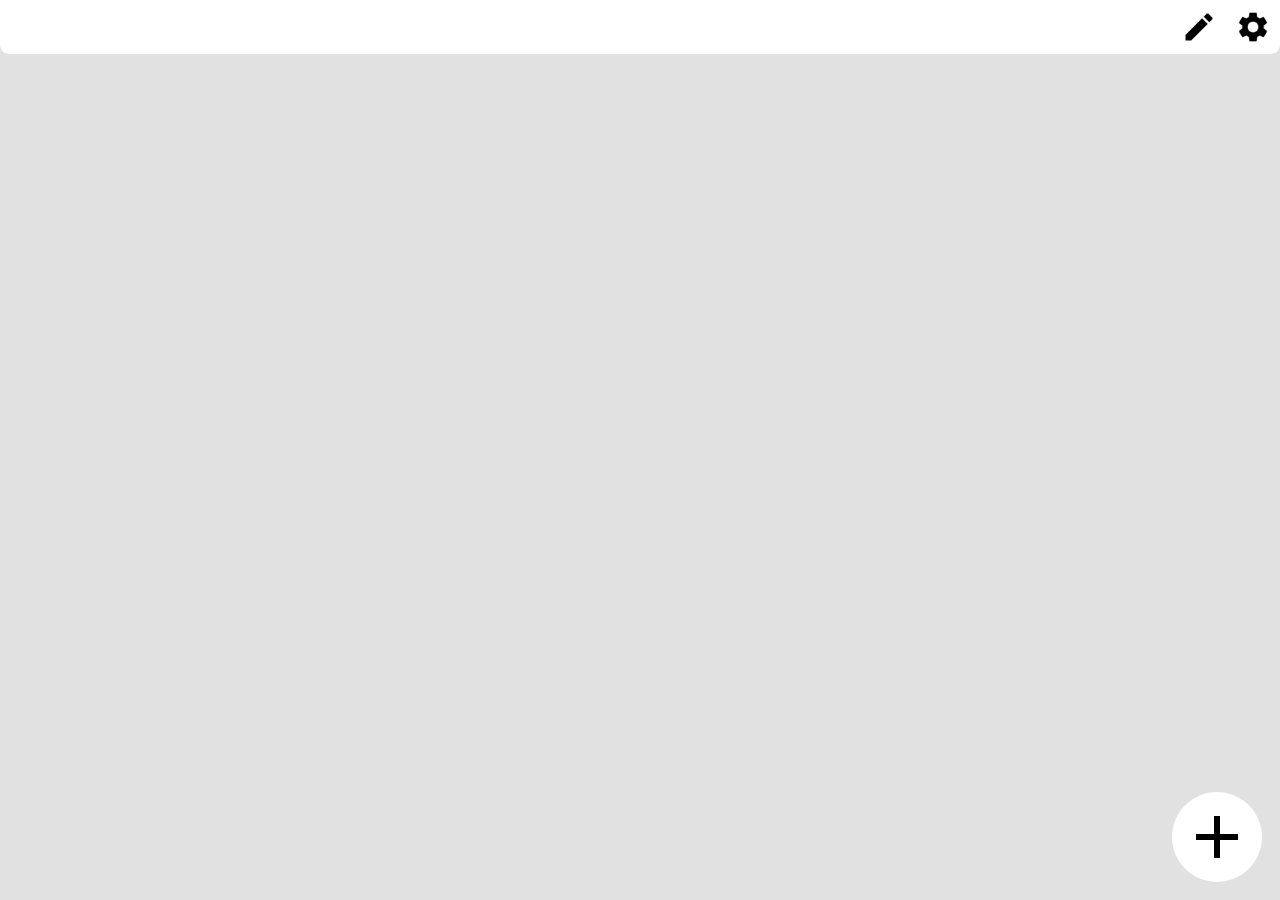
<file: index.html>
<!DOCTYPE html>
<html lang="en">

<head>
	<meta charset="UTF-8">
	<meta http-equiv="Content-Type: text/html">
	<meta name="viewport" content="width=device-width, initial-scale=1.0">
	<meta http-equiv="refresh" content="0; url=./Menu/">
	<title>Redirect</title>
</head>

</html>
</file>
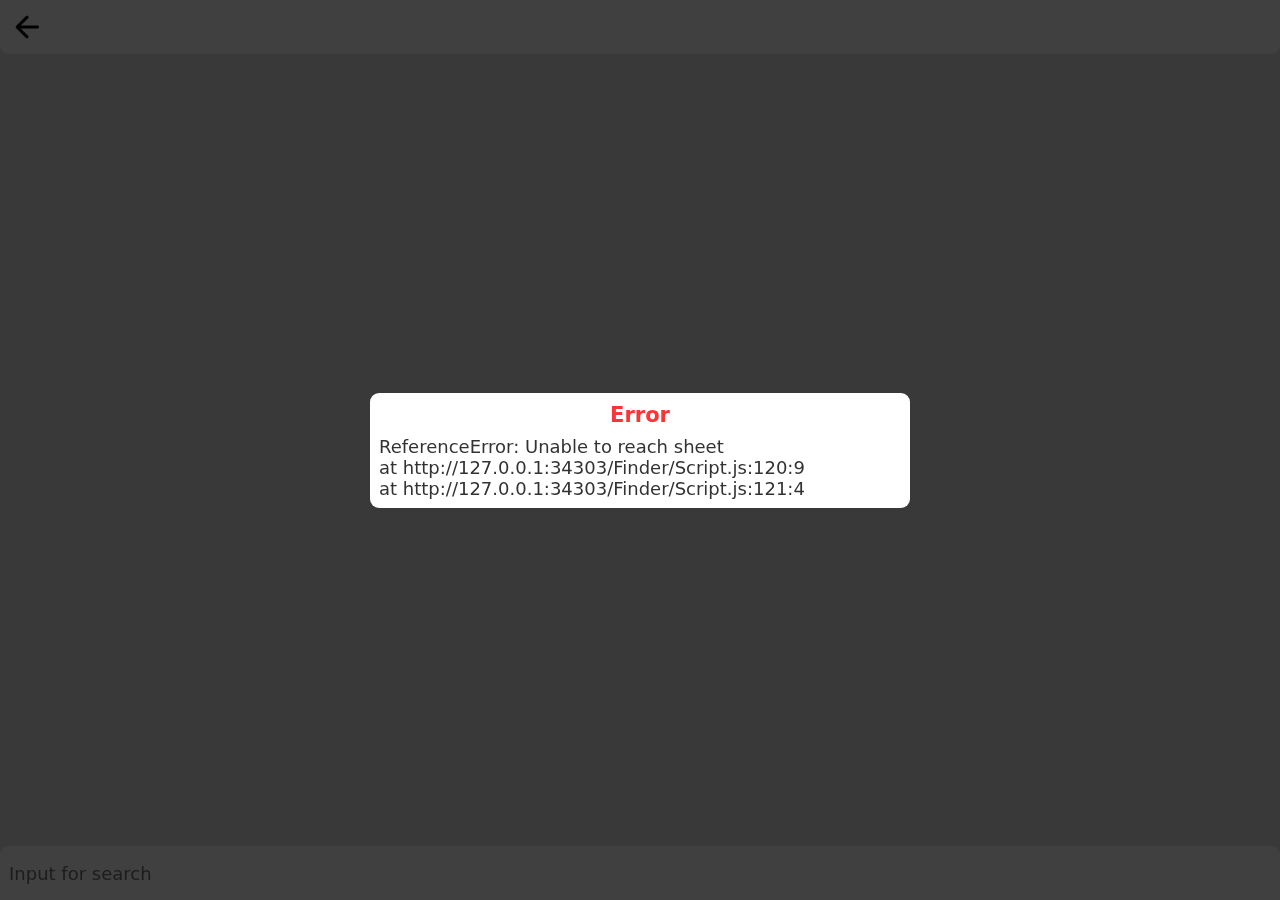
<file: Finder/index.html>
<!DOCTYPE html>
<html lang="en" data-theme="system">

<head>
	<meta charset="UTF-8">
	<meta http-equiv="Content-Type" content="text/html; charset=utf-8">
	<meta name="viewport" content="width=device-width, initial-scale=1.0">
	<meta name="generator" content="1.0.0">
	<meta name="title" content="Cheatsheet">
	<meta name="author" content="eccs0103">
	<meta name="color-scheme" content="system">
	<meta name="description" content="Program for solving tests.">
	<meta name="keywords" content="cheatsheet, test, answers">
	<meta name="robots" content="index, follow">
	<meta name="language" content="English">
	<meta name="revisit-after" content="0 days">
	<title>Finder - Cheatsheet</title>
	<link rel="shortcut icon" href="../Resources/Search.png" media="(prefers-color-scheme: light)">
	<link rel="shortcut icon" href="../Resources/Search (Inverted).png" media="(prefers-color-scheme: dark)">
	<link rel="stylesheet" href="../Styles/Global.css">
	<link rel="stylesheet" href="../Styles/Themes/Material.css">
	<link rel="stylesheet" href="./Style.css">
	<script type="module" src="./Script.js"></script>
</head>

<body>
	<header class="layer rounded in-top">
		<a href="../Menu/" class="with-padding flex secondary-centered with-gap">
			<img src="../Resources/Return.png" alt="Return" class="icon">
		</a>
		<h3 id="sheet-title"></h3>
	</header>
	<main class="with-padding flex column with-block-gap"> </main>
	<footer class="layer rounded in-bottom">
		<label class="with-padding flex">
			<input id="search-field" type="text" placeholder="Input for search" autofocus>
		</label>
	</footer>
	<script src="../Scripts/Templates/Loader.js"></script>
	<script src="../Scripts/Templates/Popup.js"></script>
</body>

</html>
</file>
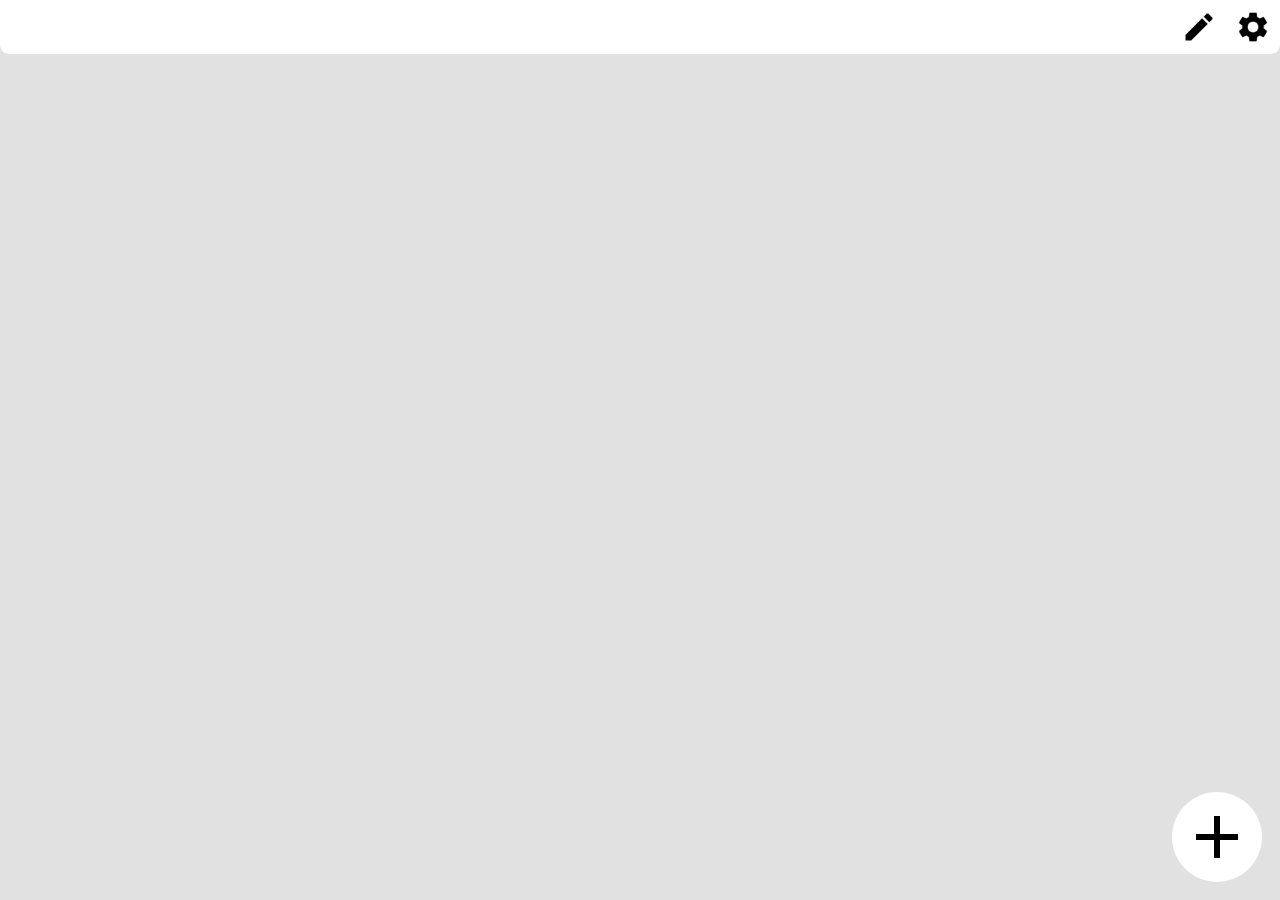
<file: Menu/index.html>
<!DOCTYPE html>
<html lang="en">

<head>
	<meta charset="UTF-8">
	<meta http-equiv="Content-Type" content="text/html; charset=utf-8">
	<meta name="viewport" content="width=device-width, initial-scale=1.0">
	<meta name="generator" content="1.0.0">
	<meta name="title" content="Cheatsheet">
	<meta name="author" content="eccs0103">
	<meta name="color-scheme" content="system">
	<meta name="description" content="Program for solving tests.">
	<meta name="keywords" content="cheatsheet, test, answers">
	<meta name="robots" content="index, follow">
	<meta name="language" content="English">
	<meta name="revisit-after" content="0 days">
	<title>Menu - Cheatsheet</title>
	<link rel="shortcut icon" href="../Resources/Menu.png" media="(prefers-color-scheme: light)">
	<link rel="shortcut icon" href="../Resources/Menu (Inverted).png" media="(prefers-color-scheme: dark)">
	<link rel="stylesheet" href="../Styles/Global.css">
	<link rel="stylesheet" href="../Styles/Themes/Material.css">
	<link rel="stylesheet" href="./Style.css">
	<script type="module" src="./Script.js"></script>
</head>

<body>
	<header class="layer rounded in-top">
		<input id="toggle-mark-all" type="checkbox" hidden>
		<label for="toggle-mark-all" class="with-padding flex secondary-centered with-gap">
			<img src="../Resources/Checkbox.png" alt="Mark all" class="icon">
		</label>
		<input id="toggle-edit-mode" type="checkbox" hidden>
		<label for="toggle-edit-mode" class="with-padding flex secondary-centered with-gap">
			<img src="../Resources/Edit.png" alt="Edit" class="icon">
		</label>
		<a href="../Settings/" class="with-padding flex secondary-centered with-gap">
			<img src="../Resources/Settings.png" alt="Settings" class="icon">
		</a>
	</header>
	<main class="with-padding flex column with-block-gap">
		<div class="float-section">
			<button id="open-add-dialog" class="layer flex secondary-centered with-gap">
				<picture class="with-padding flex">
					<img src="../Resources/Add.png" alt="Add" class="icon">
				</picture>
			</button>
			<button id="open-actions-dialog" class="layer flex secondary-centered with-gap">
				<picture class="with-padding flex">
					<img src="../Resources/Menu.png" alt="Actions" class="icon">
				</picture>
			</button>
		</div>
	</main>
	<dialog id="add-sheet" class="layer rounded with-padding flex column">
		<h3 class="highlight">Add sheet</h3>
		<label for="upload-from-device" role="button" class="flex secondary-centered with-gap">
			<picture class="with-padding flex">
				<img src="../Resources/Devices.png" alt="Upload" class="icon">
			</picture>
			<span>Upload from device</span>
		</label>
		<input id="upload-from-device" type="file" multiple hidden>
		<button id="import-from-cloud" class="flex secondary-centered with-gap">
			<picture class="with-padding flex">
				<img src="../Resources/CloudDownload.png" alt="Cloud" class="icon">
			</picture>
			<span>Import from cloud</span>
		</button>
	</dialog>
	<dialog id="sheet-actions" class="layer rounded with-padding flex column">
		<h3 class="highlight">Actions</h3>
		<button id="download-selection" class="flex secondary-centered with-gap">
			<picture class="with-padding flex">
				<img src="../Resources/Download.png" alt="Download" class="icon">
			</picture>
			<span>Download selection</span>
		</button>
		<button id="share-selection" class="flex secondary-centered with-gap">
			<picture class="with-padding flex">
				<img src="../Resources/Share.png" alt="Share" class="icon">
			</picture>
			<span>Share selection</span>
		</button>
		<button id="delete-selection" class="invalid flex secondary-centered with-gap">
			<picture class="with-padding flex">
				<img src="../Resources/Delete.png" alt="Download" class="icon">
			</picture>
			<span>Delete selection</span>
		</button>
	</dialog>
	<script src="../Scripts/Templates/Loader.js"></script>
	<script src="../Scripts/Templates/Popup.js"></script>
</body>

</html>
</file>
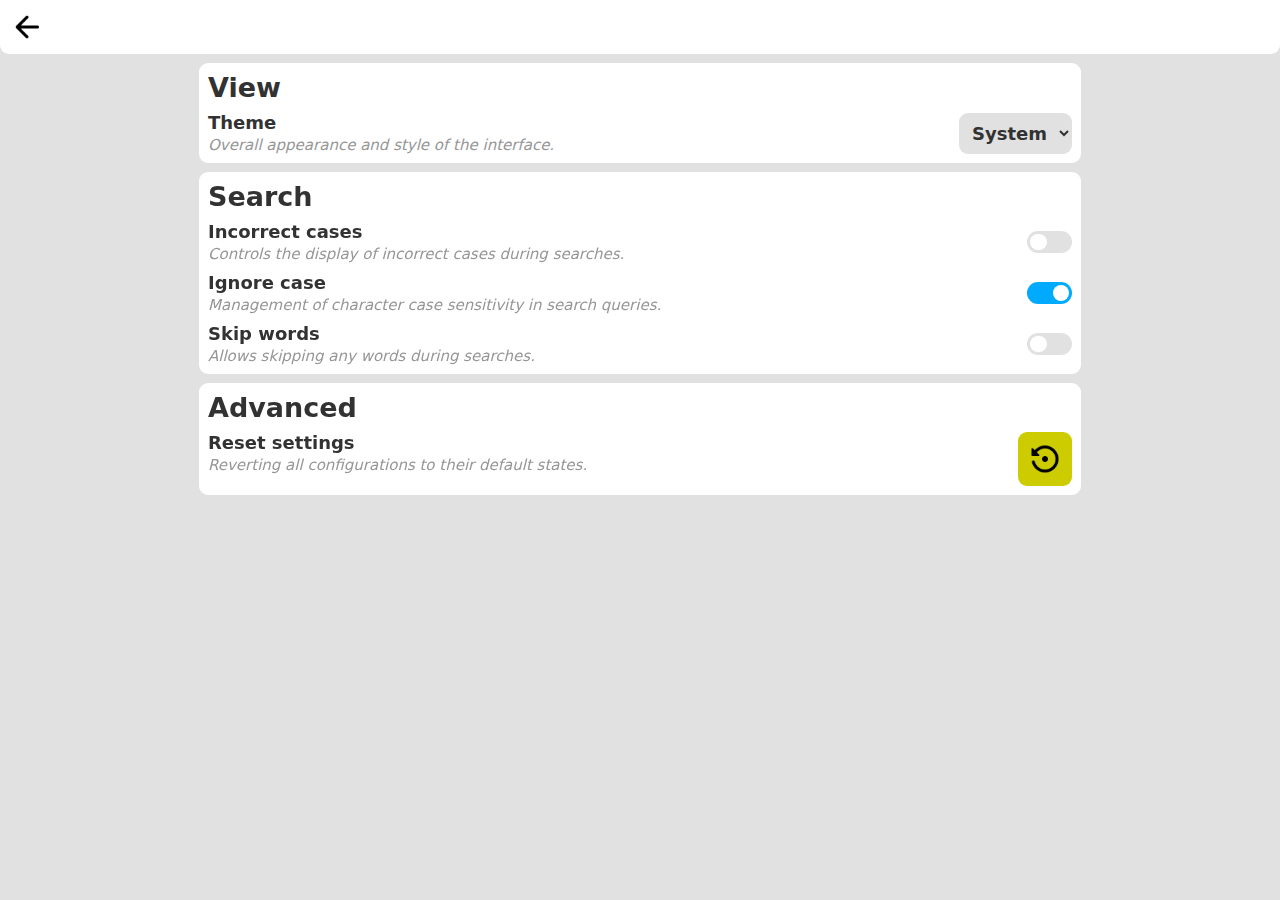
<file: Settings/index.html>
<!DOCTYPE html>
<html lang="en" data-theme="system">

<head>
	<meta charset="UTF-8">
	<meta http-equiv="Content-Type" content="text/html; charset=utf-8">
	<meta name="viewport" content="width=device-width, initial-scale=1.0">
	<meta name="generator" content="1.0.0">
	<meta name="title" content="Cheatsheet">
	<meta name="author" content="eccs0103">
	<meta name="color-scheme" content="system">
	<meta name="description" content="Program for solving tests.">
	<meta name="keywords" content="cheatsheet, test, answers">
	<meta name="robots" content="index, follow">
	<meta name="language" content="English">
	<meta name="revisit-after" content="0 days">
	<title>Settings - Cheatsheet</title>
	<link rel="shortcut icon" href="../Resources/Settings.png" media="(prefers-color-scheme: light)">
	<link rel="shortcut icon" href="../Resources/Settings (Inverted).png" media="(prefers-color-scheme: dark)">
	<link rel="stylesheet" href="../Styles/Global.css">
	<link rel="stylesheet" href="../Styles/Themes/Material.css">
	<link rel="stylesheet" href="./Style.css">
	<script type="module" src="./Script.js"></script>
</head>

<body>
	<header class="layer rounded in-top">
		<a href="../Menu/" class="with-padding flex secondary-centered with-gap">
			<img src="../Resources/Return.png" alt="Return" class="icon">
		</a>
	</header>
	<main class="with-padding flex column with-block-gap">
		<section class="layer rounded with-padding flex column">
			<h2>View</h2>
			<section hidden class="option">
				<h4 class="title">Design</h4>
				<dfn class="definition">Visual representation and layout of the interface elements.</dfn>
				<select id="dropdown-design" class="value depth rounded with-padding">
					<!-- <option value="system">Material</option>
					<option value="light">Contrasted</option> -->
				</select>
			</section>
			<section class="option">
				<h4 class="title">Theme</h4>
				<dfn class="definition">Overall appearance and style of the interface.</dfn>
				<select id="dropdown-theme" class="value depth rounded with-padding">
					<!-- <option value="system">System</option>
					<option value="light">Light</option>
					<option value="dark">Dark</option> -->
				</select>
			</section>
		</section>
		<section class="layer rounded with-padding flex column">
			<h2>Search</h2>
			<section class="option">
				<h4 class="title">Incorrect cases</h4>
				<dfn class="definition">Controls the display of incorrect cases during searches.</dfn>
				<input id="toggle-incorrect-cases" type="checkbox" hidden>
				<label for="toggle-incorrect-cases" role="checkbox" class="value toggle depth">
					<span class="knob layer"></span>
				</label>
			</section>
			<section class="option">
				<h4 class="title">Ignore case</h4>
				<dfn class="definition">Management of character case sensitivity in search queries.</dfn>
				<input id="toggle-ignore-case" type="checkbox" hidden>
				<label for="toggle-ignore-case" role="checkbox" class="value toggle depth">
					<span class="knob layer"></span>
				</label>
			</section>
			<section class="option">
				<h4 class="title">Skip words</h4>
				<dfn class="definition">Allows skipping any words during searches.</dfn>
				<input id="toggle-skip-words" type="checkbox" hidden>
				<label for="toggle-skip-words" role="checkbox" class="value toggle depth">
					<span class="knob layer"></span>
				</label>
			</section>
		</section>
		<section class="layer rounded with-padding flex column">
			<h2>Advanced</h2>
			<section class="option">
				<h4 class="title">Reset settings</h4>
				<dfn class="definition">Reverting all configurations to their default states.</dfn>
				<button id="reset-settings" class="value rounded warn-background flex secondary-centered with-gap grid-line">
					<picture class="with-padding flex">
						<img src="../Resources/Restore.png" alt="Share" class="icon">
					</picture>
				</button>
			</section>
		</section>
		<section hidden class="layer rounded with-padding flex column">
			<h2>Development</h2>
			<section class="option">
				<h4 class="title"><a href="https://github.com/eccs0103/Cheatsheet" target="_blank">GitHub</a></h4>
				<dfn class="definition">Domain and version control system</dfn>
				<!-- <picture class="value with-padding flex">
					<img src="../Resources/Restore.png" alt="Avatar" class="avatar">
				</picture> -->
			</section>
			<section class="option">
				<h4 class="title"><a href="https://m3.material.io/" target="_blank">Google LLC</a></h4>
				<dfn class="definition">Matrial design and icons</dfn>
				<!-- <picture class="value with-padding flex">
					<img src="../Resources/Restore.png" alt="Avatar" class="avatar">
				</picture> -->
			</section>
			<section class="option">
				<h4 class="title"><a href="https://ru.stackoverflow.com/" target="_blank">RU Stack Overflow</a></h4>
				<dfn class="definition">Bugfix and community support</dfn>
				<!-- <picture class="value with-padding flex">
					<img src="../Resources/Restore.png" alt="Avatar" class="avatar">
				</picture> -->
			</section>
			<section class="option">
				<h4 class="title">JavaScript</h4>
				<dfn class="definition">JS Next modules, Web DOM API and AWT Core</dfn>
				<!-- <picture class="value with-padding flex">
					<img src="../Resources/Restore.png" alt="Avatar" class="avatar">
				</picture> -->
			</section>
			<section class="option">
				<h4 class="title"><a href="https://t.me/eccs0103" target="_blank">Арман</a></h4>
				<dfn class="definition">Programmer</dfn>
				<picture class="value with-padding flex">
					<img src="../Resources/Avatars/Circuit.gif" alt="Avatar" class="avatar">
				</picture>
			</section>
			<section class="option">
				<h4 class="title"><a href="https://t.me/iamreallyupset" target="_blank">Էլեն Իսրայելյան</a></h4>
				<dfn class="definition">Assembling databases, testing</dfn>
				<picture class="value with-padding flex">
					<img src="../Resources/Avatars/photo_2023-09-23_20-58-36.jpg" alt="Avatar" class="avatar">
				</picture>
			</section>
			<section class="option">
				<h4 class="title">Микаел</h4>
				<dfn class="definition">Testing</dfn>
			</section>
			<section class="option">
				<h4 class="title"><a href="https://t.me/AV_2201">Валерий</a></h4>
				<dfn class="definition">Testing</dfn>
				<picture class="value with-padding flex">
					<img src="../Resources/Avatars/photo_2024-02-20_00-48-07.jpg" alt="Avatar" class="avatar">
				</picture>
			</section>
			<section class="option">
				<h4 class="title"><a href="https://t.me/kam2411" target="_blank">𝓚𝓪𝓶 𝓐𝓿𝓪𝓵𝓲𝓪𝓷</a></h4>
				<dfn class="definition">Assembling databases</dfn>
				<picture class="value with-padding flex">
					<img src="../Resources/Avatars/photo_2024-01-28_14-03-40.jpg" alt="Avatar" class="avatar">
				</picture>
			</section>
			<section class="option">
				<h4 class="title"></h4>
				<dfn class="definition"></dfn>
				<!-- <picture class="value with-padding flex">
					<img src="../Resources/Restore.png" alt="Share" class="avatar">
				</picture> -->
			</section>
		</section>
	</main>
	<script src="../Scripts/Templates/Loader.js"></script>
	<script src="../Scripts/Templates/Popup.js"></script>
</body>

</html>
</file>
<file: Styles/Global.css>
/* Main */
* {
	margin: 0;
	padding: 0;
	box-sizing: border-box;
	-webkit-user-select: none;
	user-select: none;
	-webkit-user-drag: none;
	border-style: none;
	outline-style: none;
	border-width: var(--size-serpator);
	outline-width: var(--size-serpator);
	outline-offset: calc(-1 * var(--size-serpator));
	text-overflow: ellipsis;
	scroll-behavior: smooth;
}

@media only screen {
	:root {
		--size-standart: calc(8vmin);
	}
}

@media only screen and (min-width: 600px) {
	:root {
		--size-standart: calc(7vmin);
	}
}

@media only screen and (min-width: 768px) {
	:root {
		--size-standart: calc(6vmin);
	}
}

@media only screen and (min-width: 992px) {
	:root {
		--size-standart: calc(5vmin);
	}
}

@media only screen and (min-width: 1200px) {
	:root {
		--size-standart: calc(4vmin);
	}
}

@media only screen and (min-width: 1600px) {
	:root {
		--size-standart: calc(3vmin);
	}
}

:root {
	--size-gap: calc(var(--size-standart) / 4);
	--size-large-standart: calc(var(--size-standart) * 2);
	--size-large-gap: calc(var(--size-gap) * 2);
	--size-serpator: calc(var(--size-gap) / 3)
}

body {
	font-family: system-ui, sans-serif;
	font-size: calc(var(--size-standart) / 2);
	font-weight: normal;
}

/* Global */
*[hidden] {
	display: none !important;
}

*:where(.with-inline-padding, .with-padding) {
	padding-inline: var(--size-gap);
}

*:where(.with-inline-padding, .with-padding).large-padding {
	padding-inline: var(--size-large-gap);
}

*:where(.with-block-padding, .with-padding) {
	padding-block: var(--size-gap);
}

*:where(.with-block-padding, .with-padding).large-padding {
	padding-block: var(--size-large-gap);
}

*:where(.with-inline-gap, .with-gap) {
	column-gap: var(--size-gap);
}

*:where(.with-inline-gap, .with-gap).large-gap {
	column-gap: var(--size-large-gap);
}

*:where(.with-block-gap, .with-gap) {
	row-gap: var(--size-gap);
}

*:where(.with-block-gap, .with-gap).large-gap {
	row-gap: var(--size-large-gap);
}

*.flex {
	display: flex;
}

*.flex.column {
	flex-direction: column;
}

*.flex:where(.primary-centered, .centered) {
	justify-content: center;
}

*.flex:where(.secondary-centered, .centered) {
	align-items: center;
}

*.contents {
	display: contents;
}

:enabled,
:disabled,
:enabled + label,
:disabled + label,
[role="button"],
[role="checkbox"],
[role="combobox"],
[contenteditable="true"] {
	cursor: pointer;
	font-family: inherit;
	font-size: inherit;
	font-weight: bold;
	resize: none;
}

:read-write {
	cursor: text;
}

*:read-write,
*[contenteditable] {
	text-overflow: revert;
}

*[contenteditable]:empty::before {
	content: attr(aria-placeholder);
}

*::placeholder,
*[contenteditable]:empty::before {
	font-weight: normal;
}

*[contenteditable=].single-line {
	white-space: nowrap;
	overflow: hidden;
}

*[contenteditable].single-line br {
	display: none;
}

*[contenteditable].single-line * {
	display: inline;
	white-space: nowrap;
}

input[type="checkbox"] + label[role="checkbox"].toggle {
	aspect-ratio: 2;
	height: 1.25em;
	display: flex;
	border-radius: 50vmin;
	padding: var(--size-serpator);
}

input[type="checkbox"] + label[role="checkbox"].toggle > span.knob {
	aspect-ratio: 1;
	height: 100%;
	border-radius: inherit;
	padding: 0;
	margin-left: 0;
	margin-right: auto;
}

input[type="checkbox"]:checked + label[role="checkbox"].toggle > span.knob {
	margin-left: auto;
	margin-right: 0;
}

input[type="color"] {
	-webkit-appearance: none;
	appearance: none;
	width: 2em;
	height: 2em;
}

input[type="range"] {
	-webkit-appearance: none;
	appearance: none;
}

input[type="range"]::-webkit-slider-thumb {
	-webkit-appearance: none;
	appearance: none;
	width: var(--size-gap);
	height: var(--size-gap);
	border-radius: 50vmin;
}

dialog {
	min-width: 60vmin;
	max-width: calc(100vmin - 2 * var(--size-large-gap));
	width: -moz-fit-content;
	width: fit-content;
	max-height: calc(100vh - 2 * var(--size-large-gap));
	height: fit-content;
	margin: auto;
}

dialog:not([open]) {
	display: none !important;
}

dialog.console {
	position: fixed;
	inset: 0 0 auto auto;
	min-width: revert;
	display: grid;
	grid-template-columns: repeat(2, auto);
}

dialog.console *.-key {
	text-align: left;
	white-space: pre;
}

dialog.console *.-value {
	text-align: right;
}

dialog.pop-up > *:empty {
	display: none;
}

dialog.pop-up div.container {
	overflow: hidden auto;
	word-wrap: break-word;
}

*.grid-line {
	grid-column: 1 / -1;
}

section.option {
	display: grid;
	grid-template:
		'title		value' max-content
		'definition	value' 1fr
		/ 1fr auto;
	gap: var(--size-serpator) var(--size-gap);
	padding-top: var(--size-gap);
}

section.option > section.option {
	width: 100%;
	padding-left: 1em;
	grid-column: 1 / -1;
}

section.option > input:not(:checked) ~ section.option {
	display: none !important;
}

section.option > * {
	place-self: start;
}

section.option > *.title {
	grid-area: title;
}

section.option > *.value {
	grid-area: value;
	align-self: center;
}

section.option > *.definition {
	grid-area: definition;
	font-size: smaller;
}

iframe {
	aspect-ratio: 16 / 9;
}

table {
	padding: var(--size-gap);
}

table th,
table td {
	padding: 0.25em 0.5em;
}

img {
	max-width: 100%;
	max-height: 100%;
	object-fit: contain;
}

img.icon,
img.avatar {
	height: var(--size-standart);
	aspect-ratio: 1;
}

img.in-line {
	height: 1em;
}

hr {
	width: 100%;
	margin: var(--size-gap) 0;
	padding: calc(var(--size-serpator) / 2) !important;
}

kbd {
	white-space: nowrap;
	padding: 0.15em 0.35em !important;
	font-family: 'Consolas', sans-serif, system-ui, monospace;
	font-weight: bold;
}

code {
	white-space: pre;
	tab-size: 4;
	counter-reset: line;
	-webkit-user-select: text;
	user-select: text;
	overflow-x: auto;
	text-overflow: revert;
}

code * {
	-webkit-user-select: inherit;
	user-select: inherit;
}

code > span {
	white-space: pre;
	display: list-item;
}

code > span::before {
	counter-increment: line;
	content: counter(line) '	|';
}

::-webkit-scrollbar {
	width: var(--size-gap);
	height: var(--size-gap);
}

::-webkit-scrollbar,
::-webkit-scrollbar-thumb {
	border-radius: 50vmin;
}
</file>
<file: Styles/Themes/Material.css>
/* Main */

@media (prefers-color-scheme: light) {
	:root:has(meta[name="color-scheme"][content="system"]) {
		--color-foreground: rgb(255, 255, 255);
		--color-background: rgb(225, 225, 225);
		--color-text: rgb(50, 50, 50);
		--color-text-description: rgb(150, 150, 150);
	}
}

:root:has(meta[name="color-scheme"][content="light"]) {
	--color-foreground: rgb(255, 255, 255);
	--color-background: rgb(225, 225, 225);
	--color-text: rgb(50, 50, 50);
	--color-text-description: rgb(150, 150, 150);
}

@media (prefers-color-scheme: dark) {
	:root:has(meta[name="color-scheme"][content="system"]) {
		--color-foreground: rgb(50, 50, 50);
		--color-background: rgb(25, 25, 25);
		--color-text: rgb(255, 255, 255);
		--color-text-description: rgb(150, 150, 150);
	}
}

:root:has(meta[name="color-scheme"][content="dark"]) {
	--color-foreground: rgb(50, 50, 50);
	--color-background: rgb(25, 25, 25);
	--color-text: rgb(255, 255, 255);
	--color-text-description: rgb(150, 150, 150);
}

:root {
	--time-duration: 100ms;
	--color-highlight: hsl(200deg, 100%, 50%);
	--color-warn: hsl(60deg 100% 40%);
	--color-error: hsl(0deg, 100%, 60%);
	--color-shadow: hsla(0deg, 0%, 0%, 75%);
}

/* Global */

body {
	background-color: var(--color-background);
	color: var(--color-text);
}

body * {
	background-color: initial;
	color: inherit;
}

body *::placeholder {
	color: var(--color-text-description);
	filter: brightness(0.75);
}

*.layer {
	background-color: var(--color-foreground);
}

*.depth {
	background-color: var(--color-background);
}

*.translucent {
	background-color: var(--color-shadow);
}

*.rounded {
	border-radius: var(--size-gap);
}

*.rounded.in-top {
	border-top-left-radius: 0;
	border-top-right-radius: 0;
}

*.rounded.in-right {
	border-top-right-radius: 0;
	border-bottom-right-radius: 0;
}

*.rounded.in-bottom {
	border-bottom-left-radius: 0;
	border-bottom-right-radius: 0;
}

*.rounded.in-left {
	border-top-left-radius: 0;
	border-bottom-left-radius: 0;
}

*.transparent {
	background-color: transparent;
}

@media (prefers-color-scheme: dark) {
	:root:has(meta[name="color-scheme"][content="system"]) img.icon {
		filter: invert(1);
	}
}

:root:has(meta[name="color-scheme"][content="dark"]) img.icon {
	filter: invert(1);
}

:enabled:hover,
:enabled:hover + label,
[role="button"]:hover,
[role="checkbox"]:hover,
[role="combobox"]:hover,
[contenteditable="true"]:hover {
	filter: invert(0.1);
	transition: var(--time-duration);
}

:enabled:active,
:enabled:active + label,
[role="button"]:active,
[role="checkbox"]:active,
[role="combobox"]:active,
[contenteditable="true"]:active {
	filter: invert(0.2);
	transition: var(--time-duration);
}

:read-write:hover,
:read-write:active {
	filter: revert;
}

[aria-readonly="true"] {
	pointer-events: none;
	transition: var(--time-duration);
}

/* :required,
[aria-required="true"] {
	outline-color: var(--color-warn);
	outline-style: solid;
} */

:invalid,
[aria-required="true"]:empty,
[aria-invalid="true"] {
	outline-color: var(--color-error);
	outline-style: solid;
}

:disabled,
:disabled + label,
[aria-disabled="true"] {
	pointer-events: none;
	opacity: 0.5;
	transition: var(--time-duration);
}

:checked,
:checked + label,
[role="checkbox"][aria-checked="true"],
[role="combobox"][aria-checked="true"] {
	background-color: var(--color-highlight);
	transition: var(--time-duration);
}

input[type="radio"]:checked,
input[type="radio"]:checked + label,
[role="combobox"][aria-checked="true"] {
	pointer-events: none;
}

*::placeholder,
*[contenteditable]:empty::before {
	color: var(--color-text-description);
}

@media (prefers-color-scheme: dark) {

	:root:has(meta[name="color-scheme"][content="system"]) input[type="date"]::-webkit-calendar-picker-indicator,
	:root:has(meta[name="color-scheme"][content="system"]) input[type="datetime"]::-webkit-calendar-picker-indicator,
	:root:has(meta[name="color-scheme"][content="system"]) input[type="datetime-local"]::-webkit-calendar-picker-indicator,
	:root:has(meta[name="color-scheme"][content="system"]) input[type="month"]::-webkit-calendar-picker-indicator,
	:root:has(meta[name="color-scheme"][content="system"]) input[type="password"]::-ms-reveal,
	:root:has(meta[name="color-scheme"][content="system"]) input[type="search"]::-webkit-search-cancel-button,
	:root:has(meta[name="color-scheme"][content="system"]) input[type="time"]::-webkit-calendar-picker-indicator,
	:root:has(meta[name="color-scheme"][content="system"]) input[type="week"]::-webkit-calendar-picker-indicator {
		filter: invert(1);
	}
}

:root:has(meta[name="color-scheme"][content="dark"]) input[type="date"]::-webkit-calendar-picker-indicator,
:root:has(meta[name="color-scheme"][content="dark"]) input[type="datetime"]::-webkit-calendar-picker-indicator,
:root:has(meta[name="color-scheme"][content="dark"]) input[type="datetime-local"]::-webkit-calendar-picker-indicator,
:root:has(meta[name="color-scheme"][content="dark"]) input[type="month"]::-webkit-calendar-picker-indicator,
:root:has(meta[name="color-scheme"][content="dark"]) input[type="password"]::-ms-reveal,
:root:has(meta[name="color-scheme"][content="dark"]) input[type="search"]::-webkit-search-cancel-button,
:root:has(meta[name="color-scheme"][content="dark"]) input[type="time"]::-webkit-calendar-picker-indicator,
:root:has(meta[name="color-scheme"][content="dark"]) input[type="week"]::-webkit-calendar-picker-indicator {
	filter: invert(1);
}

input[type="range"]::-webkit-slider-thumb {
	transform: scale(2);
	background-color: var(--color-highlight);
}

dialog::backdrop {
	background-color: rgba(0, 0, 0, 75%);
}

code,
dialog.console {
	font-family: "Consolas", monospace;
}

a {
	text-decoration: none;
}

*.highlight,
a:not([role]):any-link {
	color: var(--color-highlight);
}

*.highlight-background {
	background-color: var(--color-highlight);
}

mark,
*.warn,
*.mark {
	color: var(--color-warn);
}

*.warn-background {
	background-color: var(--color-warn);
}

*.invalid {
	color: var(--color-error);
}

*.invalid-background {
	background-color: var(--color-error);
}

hr {
	border-color: var(--color-background);
}

dfn,
time {
	color: var(--color-text-description);
}

::-webkit-scrollbar {
	background-color: var(--color-background);
}

::-webkit-scrollbar-thumb {
	background-color: var(--color-highlight);
}
</file>
<file: Finder/Style.css>
body {
	position: fixed;
	inset: 0;
	display: grid;
	grid-template-rows: auto 1fr auto;
	justify-items: center;
}

header {
	min-inline-size: 100vmin;
	max-inline-size: 100vmax;
	inline-size: 100%;
	display: grid;
	grid-template-columns: auto 1fr;
	place-items: center;
}

a[href="../Menu/"] {
	grid-column: 1;
}

h3#sheet-title {
	grid-column: 2;
	justify-self: start;
}

main {
	min-inline-size: 100vmin;
	max-inline-size: 100vmin;
	max-block-size: 100%;
	overflow: hidden auto;
	counter-reset: polls-counter;
}

div.poll {
	display: grid;
	grid-template:
		'index-area	question-area	' auto
		'index-area	cases-area		' auto
		/ auto 1fr
	;
	counter-increment: polls-counter;
}

div.poll::before {
	grid-area: index-area;
	content: counter(polls-counter) ".";
}

div.poll span.question {
	grid-area: question-area;
}

div.poll div.cases {
	grid-area: cases-area;
}

div.poll div.cases div.case {
	user-select: all;
	display: grid;
	grid-template:
		'index-area	case-area	' auto
		/ auto 1fr;
}

div.poll div.cases div.case::before {
	grid-area: index-area;
	font-family: monospace;
	content: "•";
}

footer {
	min-inline-size: 100vmin;
	max-inline-size: 100vmax;
	inline-size: 100%;
	display: grid;
	grid-template-columns: 1fr;
	place-items: center;
}

label:has(input#search-field) {
	inline-size: 100%;
}

input#search-field {
	inline-size: 100%;
	block-size: var(--size-standart);
}
</file>
<file: Menu/Style.css>
body {
	position: fixed;
	inset: 0;
	display: grid;
	grid-template-rows: auto 1fr;
	justify-items: center;
}

header {
	min-inline-size: 100vmin;
	max-inline-size: 100vmax;
	inline-size: 100%;
	display: grid;
	grid-template-columns: 1fr auto auto;
	place-items: center;
}

label[for="toggle-mark-all"] {
	grid-column: 1;
	justify-self: start;
}

header:not(:has(input#toggle-edit-mode:checked)) > label[for="toggle-mark-all"] {
	display: none;
}

input#toggle-mark-all:checked + label[for="toggle-mark-all"] {
	background-color: revert;
}

input#toggle-mark-all:checked + label[for="toggle-mark-all"] > img.icon {
	content: url("../Resources/Checkmark.png");
}

label[for="toggle-edit-mode"] {
	grid-column: 2;
}

input#toggle-edit-mode:checked + label[for="toggle-edit-mode"] {
	background-color: revert;
}

input#toggle-edit-mode:checked + label[for="toggle-edit-mode"] > img.icon {
	content: url("../Resources/Close.png");
}

a[href="../Settings/"] {
	grid-column: 3;
}

main {
	min-inline-size: 100vmin;
	max-inline-size: 100vmin;
	max-block-size: 100%;
	overflow: hidden auto;
}

.sheet-row {
	display: grid;
	grid-template-columns: 1fr auto;
	align-items: center;
}

.sheet-row .sheet-primary {
	display: grid;
	grid-template:
		'sheet-icon-area	sheet-title-area' 1fr
		'sheet-icon-area	sheet-date-area' 1fr
		/ auto 1fr
	;
}

header:has(input#toggle-edit-mode:checked) ~ main .sheet-row .sheet-primary .sheet-icon {
	display: none;
}

.sheet-row .sheet-primary .sheet-icon {
	grid-area: sheet-icon-area;
	display: flex;
}

header:not(:has(input#toggle-edit-mode:checked)) ~ main .sheet-row .sheet-primary label[for^="toggle-mark-"] {
	display: none;
}

.sheet-row .sheet-primary label[for^="toggle-mark-"] {
	grid-area: sheet-icon-area;
	display: flex;
}

input[id^="toggle-mark-"]:checked + label[for^="toggle-mark-"] {
	background-color: revert;
}

input[id^="toggle-mark-"]:checked + label[for^="toggle-mark-"] > img.icon {
	content: url("../Resources/Checkmark.png");
}

.sheet-row .sheet-primary .sheet-title {
	grid-area: sheet-title-area;
	align-self: end;
}

.sheet-row .sheet-primary .sheet-date {
	grid-area: sheet-date-area;
	align-self: start;
}

.sheet-row .sheet-secondary {
	display: grid;
}

div.float-section {
	position: absolute;
	right: var(--size-large-gap);
	bottom: var(--size-large-gap);
	width: fit-content;
	height: fit-content;
	border-radius: 50vmin;
	overflow: hidden;
}

header:has(input#toggle-edit-mode:checked) ~ main div.float-section button#open-add-dialog {
	display: none;
}

button#open-add-dialog img.icon {
	height: var(--size-large-standart);
}

header:not(:has(input#toggle-edit-mode:checked)) ~ main div.float-section button#open-actions-dialog {
	display: none;
}

button#open-actions-dialog img.icon {
	height: var(--size-large-standart);
}

body::after {
	position: absolute;
	width: 0;
	height: 0;
	overflow: hidden;
	z-index: -1;
	content: url("../Resources/Checkmark.png") url("../Resources/Close.png");
}
</file>
<file: Settings/Style.css>
body {
	position: fixed;
	inset: 0;
	display: grid;
	grid-template-rows: auto 1fr auto;
	justify-items: center;
}

header {
	min-inline-size: 100vmin;
	max-inline-size: 100vmax;
	inline-size: 100%;
	display: grid;
	grid-template-columns: auto 1fr;
	place-items: center;
}

a[href="../Menu/"] {
	grid-column: 1;
}

main {
	min-inline-size: 100vmin;
	max-inline-size: 100vmin;
	max-block-size: 100%;
	overflow: hidden auto;
	counter-reset: polls-counter;
}
</file>
